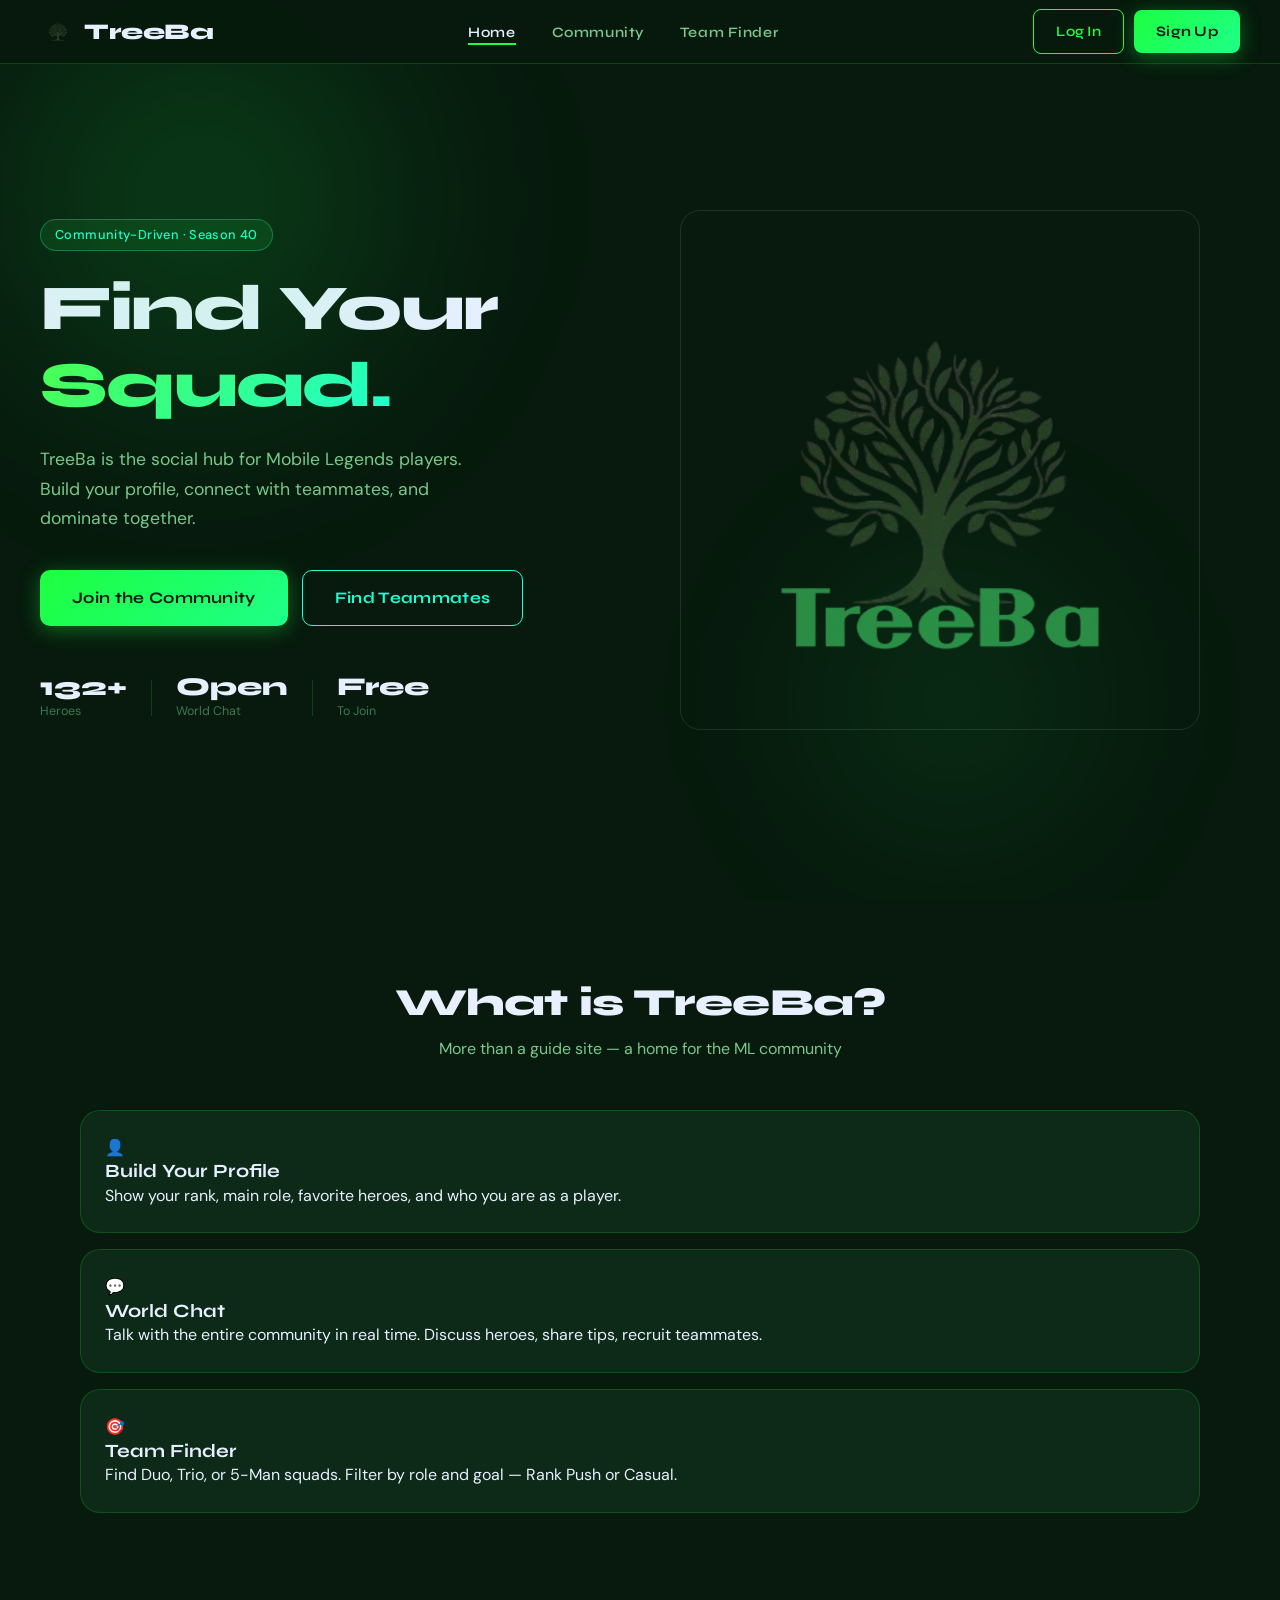
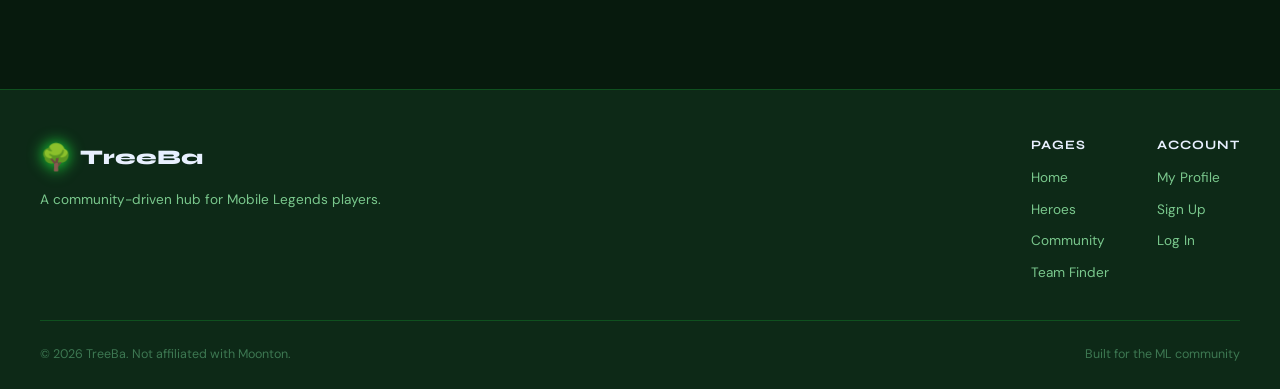
<file: index.html>
<!DOCTYPE html>
<html lang="en">
<head>
  <meta charset="UTF-8" />
  <meta name="viewport" content="width=device-width, initial-scale=1.0" />
  <title>TreeBa — ML Community Hub</title>
  <link rel="stylesheet" href="css/main.css" />
  <link rel="preconnect" href="https://fonts.googleapis.com">
  <link href="https://fonts.googleapis.com/css2?family=Syne:wght@400;600;700;800&family=DM+Sans:ital,wght@0,300;0,400;0,500;1,300&display=swap" rel="stylesheet">
</head>
<body>

  <!-- NAV -->

  <nav class="navbar">
    <a href="index.html" class="nav-logo">
      <img src="images/TreeBa.png" alt="TreeBa Logo" class="nav-logo-img" onerror="this.style.display='none'">
      TreeBa
    </a>
    <ul class="nav-links">
      <li><a href="index.html" class="active">Home</a></li>
      <li><a href="pages/community.html">Community</a></li>
      <li><a href="pages/teamfinder.html">Team Finder</a></li>
    </ul>
    <div class="nav-actions">
      <a href="pages/login.html" class="btn-ghost">Log In</a>
      <a href="pages/register.html" class="btn-primary">Sign Up</a>
    </div>
  </nav>

  <!-- HERO SECTION -->
  <section class="hero-section">
    <div class="hero-bg-orb orb1"></div>
    <div class="hero-bg-orb orb2"></div>
    <div class="hero-content">
      <div class="hero-text">
        <span class="hero-badge"> Community-Driven · Season 40</span>
        <h1>Find Your<br /><span class="gradient-text">Squad.</span></h1>
        <p class="hero-sub">TreeBa is the social hub for Mobile Legends players. Build your profile, connect with teammates, and dominate together.</p>
        <div class="hero-ctas">
          <a href="pages/register.html" class="btn-primary large">Join the Community</a>
          <a href="pages/teamfinder.html" class="btn-outline large">Find Teammates</a>
        </div>
        <div class="hero-stats">
          <div class="stat"><span class="stat-num">132+</span><span class="stat-label">Heroes</span></div>
          <div class="stat-divider"></div>
          <div class="stat"><span class="stat-num">Open</span><span class="stat-label">World Chat</span></div>
          <div class="stat-divider"></div>
          <div class="stat"><span class="stat-num">Free</span><span class="stat-label">To Join</span></div>
        </div>
      </div>
      <div class="hero-big-image">
        <img src="images/Untitled_design__1_-removebg-preview.png" alt="ML Hero" />
      </div>
    </div>
  </section>

  <!-- WHAT IS TREEBA -->
<section class="section">
  <div class="section-header">
    <h2>What is TreeBa?</h2>
    <p>More than a guide site — a home for the ML community</p>
  </div>

  <div class="features-grid">
    <div class="profile-section-card feature-card">
      <div class="icon">👤</div>
      <h3>Build Your Profile</h3>
      <p>Show your rank, main role, favorite heroes, and who you are as a player.</p>
    </div>

    <div class="profile-section-card feature-card">
      <div class="icon">💬</div>
      <h3>World Chat</h3>
      <p>Talk with the entire community in real time. Discuss heroes, share tips, recruit teammates.</p>
    </div>

    <div class="profile-section-card feature-card">
      <div class="icon">🎯</div>
      <h3>Team Finder</h3>
      <p>Find Duo, Trio, or 5-Man squads. Filter by role and goal — Rank Push or Casual.</p>
    </div>
  </div>
</section>

  

  <!-- FOOTER -->
  <footer class="footer">
    <div class="footer-top">
      <div class="footer-brand">
        <strong><span class="logo-icon">🌳</span> TreeBa</strong>
        <p>A community-driven hub for Mobile Legends players.</p>
      </div>
      <div class="footer-links">
        <div class="footer-col">
          <h5>Pages</h5>
          <a href="index.html">Home</a>
          <a href="pages/heroes.html">Heroes</a>
          <a href="pages/community.html">Community</a>
          <a href="pages/teamfinder.html">Team Finder</a>
        </div>
        <div class="footer-col">
          <h5>Account</h5>
          <a href="pages/profile.html">My Profile</a>
          <a href="pages/register.html">Sign Up</a>
          <a href="pages/login.html">Log In</a>
        </div>
      </div>
    </div>
    <div class="footer-bottom">
      <span>© 2026 TreeBa. Not affiliated with Moonton.</span>
      <span>Built for the ML community </span>
    </div>
  </footer>

  <script src="js/main.js"></script>
</body>
</html>
</file>
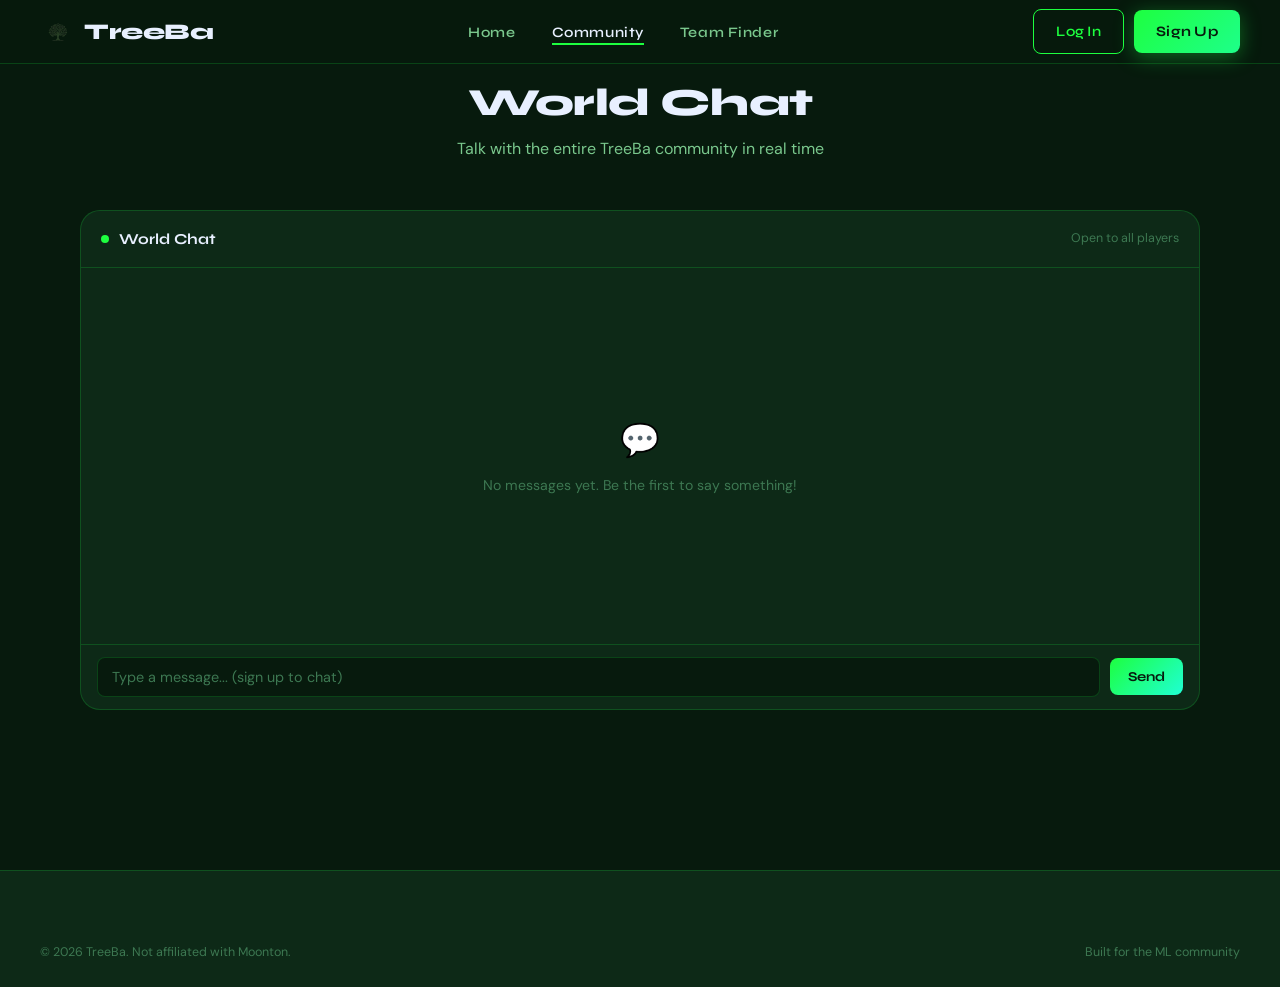
<file: pages/community.html>
<!DOCTYPE html>
<html lang="en">
<head>
  <meta charset="UTF-8" />
  <meta name="viewport" content="width=device-width, initial-scale=1.0" />
  <title>Community — TreeBa</title>
  <link rel="stylesheet" href="../css/main.css" />
  <link rel="preconnect" href="https://fonts.googleapis.com">
  <link href="https://fonts.googleapis.com/css2?family=Syne:wght@400;600;700;800&family=DM+Sans:ital,wght@0,300;0,400;0,500;1,300&display=swap" rel="stylesheet">
</head>
<body>

  <!-- NAVBAR -->
  <nav class="navbar">
    <a href="../index.html" class="nav-logo">
      <img src="../images/TreeBa.png" alt="TreeBa Logo" class="nav-logo-img">
      TreeBa
    </a>

    <!-- MOBILE MENU BUTTON -->

    <ul class="nav-links">
      <li><a href="../index.html">Home</a></li>
      <li><a href="community.html" class="active">Community</a></li>
      <li><a href="teamfinder.html">Team Finder</a></li>
    </ul>

    <div class="nav-actions">
      <a href="login.html" class="btn-ghost">Log In</a>
      <a href="register.html" class="btn-primary">Sign Up</a>
    </div>
  </nav>

  <!-- CHAT SECTION -->
  <section class="section chat-section page-top">
    <div class="section-header">
      <h2>World Chat</h2>
      <p>Talk with the entire TreeBa community in real time</p>
    </div>

    <div class="chat-box">
      <div class="chat-header">
        <div class="chat-live-dot"></div>
        <span>World Chat</span>
        <small>Open to all players</small>
      </div>

      <div class="chat-messages" id="chatMessages">
        <div class="chat-empty">
          <span>💬</span>
          <p>No messages yet. Be the first to say something!</p>
        </div>
      </div>

      <div class="chat-input-row">
        <input
          type="text"
          id="chatInput"
          class="chat-input"
          placeholder="Type a message... (sign up to chat)"
          maxlength="200"
        />
        <button class="chat-send-btn" id="chatSend">Send</button>
      </div>
    </div>
  </section>

  <!-- FOOTER -->
  <footer class="footer">
    <div class="footer-bottom">
      <span>© 2026 TreeBa. Not affiliated with Moonton.</span>
      <span>Built for the ML community</span>
    </div>
  </footer>

  <script src="../js/main.js"></script>
</body>
</html>
</file>
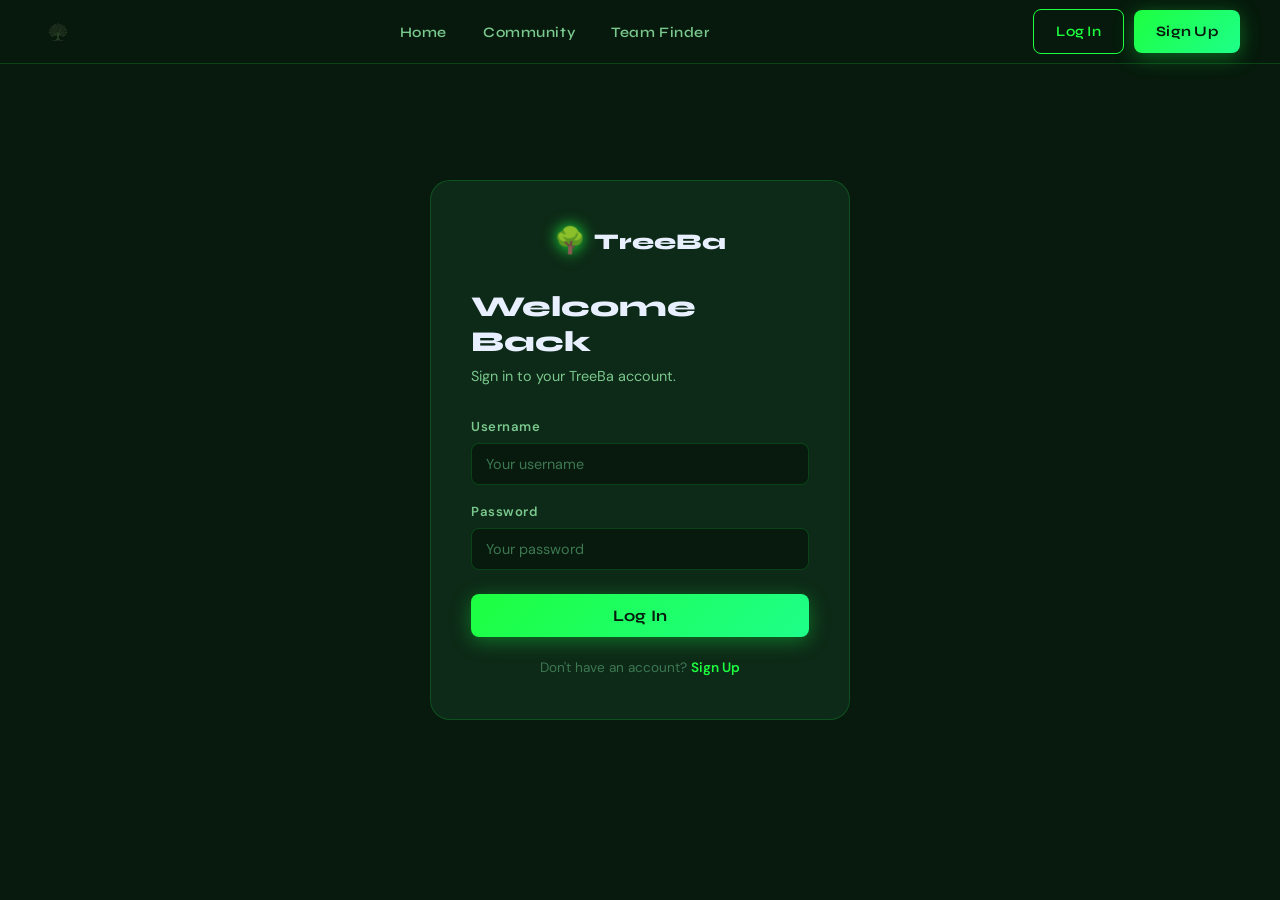
<file: pages/login.html>
<!DOCTYPE html>
<html lang="en">
<head>
  <meta charset="UTF-8" />
  <meta name="viewport" content="width=device-width, initial-scale=1.0" />
  <title>Log In — TreeBa</title>
  <link rel="stylesheet" href="../css/main.css" />
  <link rel="preconnect" href="https://fonts.googleapis.com">
  <link href="https://fonts.googleapis.com/css2?family=Syne:wght@400;600;700;800&family=DM+Sans:ital,wght@0,300;0,400;0,500;1,300&display=swap" rel="stylesheet">
</head>
<body>

  <nav class="navbar">
    <a href="../index.html" class="nav-logo">
      <img src="../images/TreeBa.png" alt="TreeBa Logo" class="nav-logo-img">
    </a>
    <ul class="nav-links">
      <li><a href="../index.html">Home</a></li>
      <li><a href="community.html">Community</a></li>
      <li><a href="teamfinder.html">Team Finder</a></li>
    </ul>
    <div class="nav-actions">
      <a href="login.html" class="btn-ghost">Log In</a>
      <a href="register.html" class="btn-primary">Sign Up</a>
    </div>
  </nav>

  <div class="auth-page">
    <div class="auth-card">
      <div class="auth-logo">
        <span class="logo-icon">🌳</span> TreeBa
      </div>
      <h2>Welcome Back</h2>
      <p>Sign in to your TreeBa account.</p>

      <form id="loginForm">
        <div class="form-group">
          <label>Username</label>
          <input type="text" name="username" class="form-input" placeholder="Your username" required />
        </div>
        <div class="form-group">
          <label>Password</label>
          <input type="password" name="password" class="form-input" placeholder="Your password" required />
        </div>
        <button type="submit" class="btn-primary form-submit">Log In</button>
      </form>

      <div class="auth-footer">
        Don't have an account? <a href="register.html">Sign Up</a>
      </div>
    </div>
  </div>

  <script src="../js/main.js"></script>
</body>
</html>
</file>
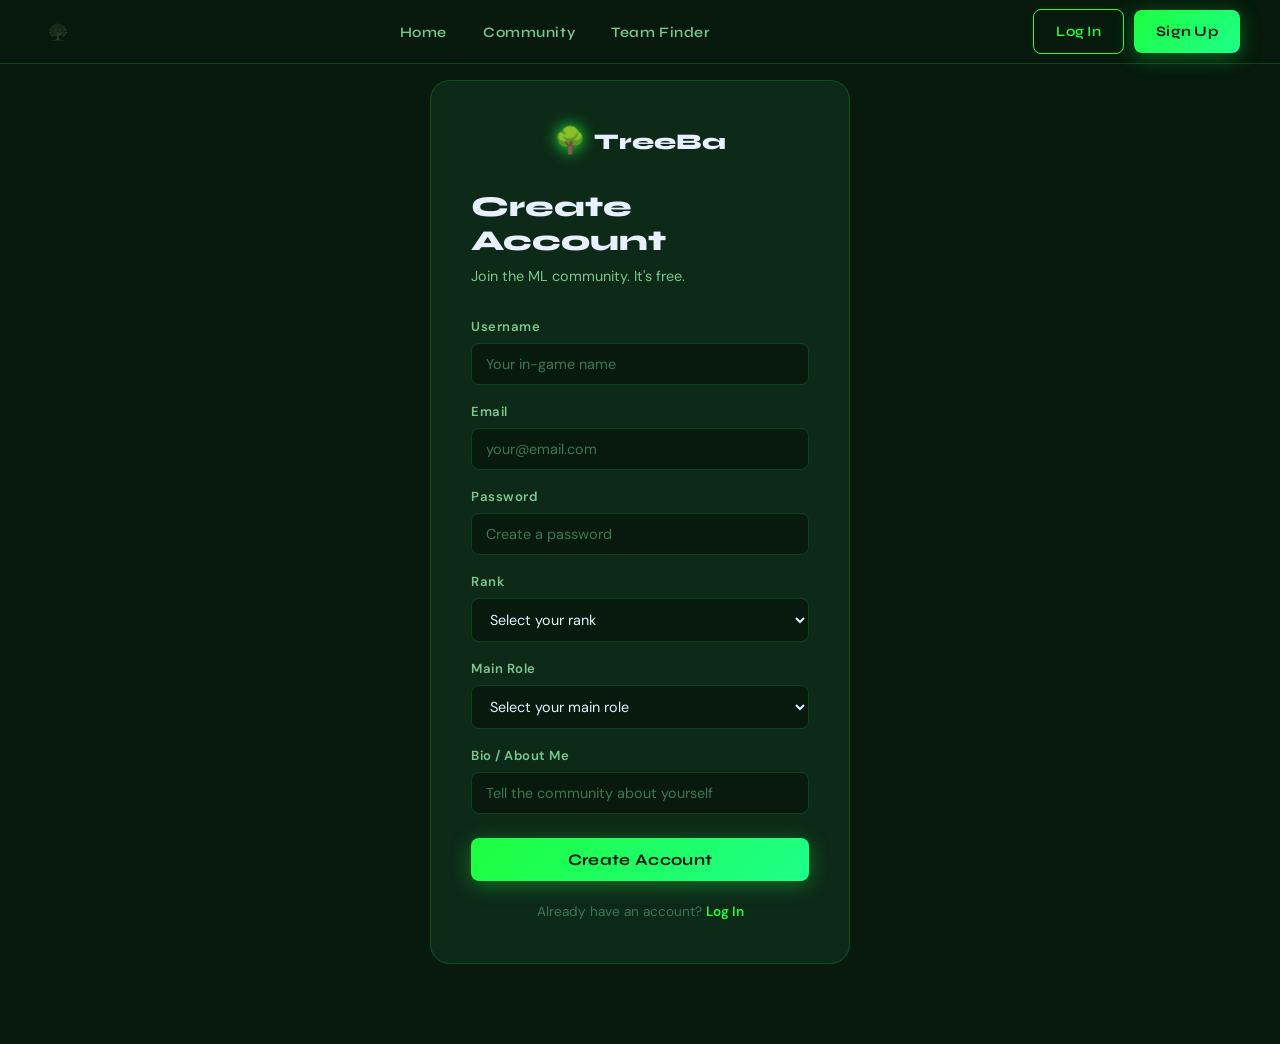
<file: pages/register.html>
<!DOCTYPE html>
<html lang="en">
<head>
  <meta charset="UTF-8" />
  <meta name="viewport" content="width=device-width, initial-scale=1.0" />
  <title>Sign Up — TreeBa</title>
  <link rel="stylesheet" href="../css/main.css" />
  <link rel="preconnect" href="https://fonts.googleapis.com">
  <link href="https://fonts.googleapis.com/css2?family=Syne:wght@400;600;700;800&family=DM+Sans:ital,wght@0,300;0,400;0,500;1,300&display=swap" rel="stylesheet">
</head>
<body>

  <nav class="navbar">
    <a href="../index.html" class="nav-logo">
      <img src="../images/TreeBa.png" alt="TreeBa Logo" class="nav-logo-img">
    </a>
    <ul class="nav-links">
      <li><a href="../index.html">Home</a></li>
      <li><a href="community.html">Community</a></li>
      <li><a href="teamfinder.html">Team Finder</a></li>
    </ul>
    <div class="nav-actions">
      <a href="login.html" class="btn-ghost">Log In</a>
      <a href="register.html" class="btn-primary">Sign Up</a>
    </div>
  </nav>

  <div class="auth-page">
    <div class="auth-card">
      <div class="auth-logo">
        <span class="logo-icon">🌳</span> TreeBa
      </div>
      <h2>Create Account</h2>
      <p>Join the ML community. It's free.</p>

      <form id="registerForm">
        <div class="form-group">
          <label>Username</label>
          <input type="text" name="username" class="form-input" placeholder="Your in-game name" required />
        </div>
        <div class="form-group">
          <label>Email</label>
          <input type="email" name="email" class="form-input" placeholder="your@email.com" required />
        </div>
        <div class="form-group">
          <label>Password</label>
          <input type="password" name="password" class="form-input" placeholder="Create a password" required />
        </div>
        <div class="form-group">
          <label>Rank</label>
          <select name="rank" class="form-input">
            <option value="">Select your rank</option>
            <option>Warrior</option>
            <option>Elite</option>
            <option>Master</option>
            <option>Grandmaster</option>
            <option>Epic</option>
            <option>Legend</option>
            <option>Mythic</option>
            <option>Mythical Honor</option>
            <option>Mythical Glory</option>
            <option> Mythical Immortal</option>
          </select>
        </div>
        <div class="form-group">
          <label>Main Role</label>
          <select name="role" class="form-input">
            <option value="">Select your main role</option>
            <option>EXP Lane</option>
            <option>Gold Lane</option>
            <option>Roam</option>
            <option>Mid Lane</option>
            <option>Jungle</option>
            <option>Multi-role</option>
          </select>
        </div>
        <div class="form-group">
          <label>Bio / About Me</label>
          <input type="text" name="bio" class="form-input" placeholder="Tell the community about yourself" />
        </div>
        <button type="submit" class="btn-primary form-submit">Create Account</button>
      </form>

      <div class="auth-footer">
        Already have an account? <a href="login.html">Log In</a>
      </div>
    </div>
  </div>

  <script src="../js/main.js"></script>
</body>
</html>
</file>
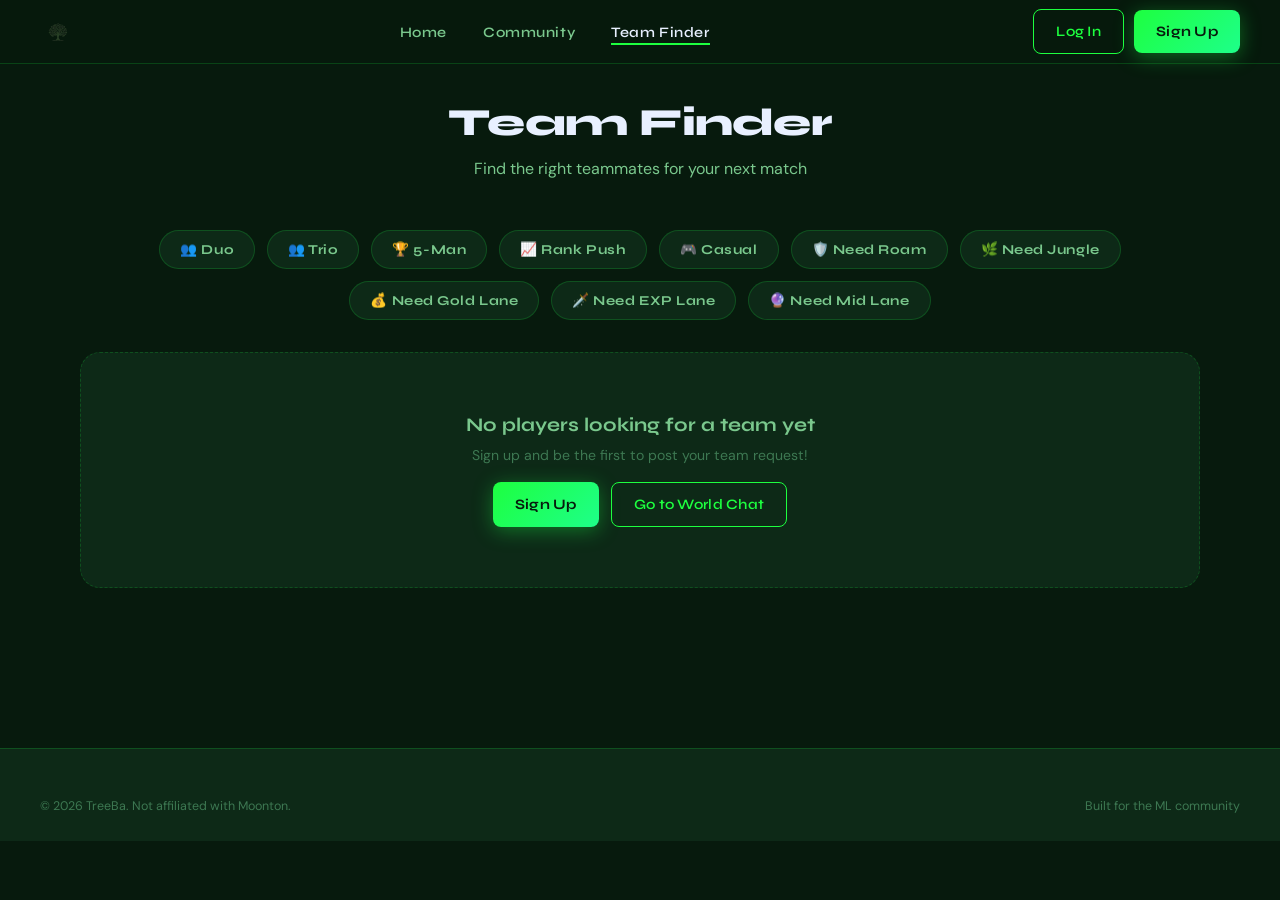
<file: pages/teamfinder.html>
<!DOCTYPE html>
<html lang="en">
<head>
  <meta charset="UTF-8" />
  <meta name="viewport" content="width=device-width, initial-scale=1.0" />
  <title>Team Finder — TreeBa</title>
  <link rel="stylesheet" href="../css/main.css" />
  <link rel="preconnect" href="https://fonts.googleapis.com">
  <link href="https://fonts.googleapis.com/css2?family=Syne:wght@400;600;700;800&family=DM+Sans:ital,wght@0,300;0,400;0,500;1,300&display=swap" rel="stylesheet">
</head>
<body>

  <nav class="navbar">
    <a href="../index.html" class="nav-logo">
     <img src="../images/TreeBa.png" alt="TreeBa Logo" class="nav-logo-img">
    </a>
    <ul class="nav-links">
      <li><a href="../index.html">Home</a></li>
      <li><a href="community.html">Community</a></li>
      <li><a href="teamfinder.html" class="active">Team Finder</a></li>
    </ul>
    <div class="nav-actions">
      <a href="login.html" class="btn-ghost">Log In</a>
      <a href="register.html" class="btn-primary">Sign Up</a>
    </div>
  </nav>

  <div class="section team-finder-section" style="padding-top:100px;">
    <div class="section-header">
      <h2> Team Finder</h2>
      <p>Find the right teammates for your next match</p>
    </div>

    <!-- Filter Buttons -->
    <div class="team-buttons">
      <button class="team-btn">👥 Duo</button>
      <button class="team-btn">👥 Trio</button>
      <button class="team-btn">🏆 5-Man</button>
      <button class="team-btn">📈 Rank Push</button>
      <button class="team-btn">🎮 Casual</button>
      <button class="team-btn">🛡️ Need Roam</button>
      <button class="team-btn">🌿 Need Jungle</button>
      <button class="team-btn">💰 Need Gold Lane</button>
      <button class="team-btn">🗡️ Need EXP Lane</button>
      <button class="team-btn">🔮 Need Mid Lane</button>
    </div>

    <!-- Empty State — no players yet -->
    <div class="empty-state">
      <h3>No players looking for a team yet</h3>
      <p>Sign up and be the first to post your team request!</p>
      <div style="margin-top:16px;display:flex;gap:12px;justify-content:center;">
        <a href="register.html" class="btn-primary">Sign Up</a>
        <a href="community.html" class="btn-ghost">Go to World Chat</a>
      </div>
    </div>

  </div>

  <footer class="footer">
    <div class="footer-bottom" style="max-width:1200px;margin:0 auto;">
      <span>© 2026 TreeBa. Not affiliated with Moonton.</span>
      <span>Built for the ML community </span>
    </div>
  </footer>

  <script src="../js/main.js"></script>
</body>
</html>
</file>
<file: css/main.css>
/* ============================================
   TreeBa — Main Stylesheet
   Theme: Dark Green Gaming Community
============================================ */

:root {
  --primary: #1dff3f;
  --primary-dark: #1c862a;
  --primary-light: #4dff4d;
  --accent: #1fffd4;
  --accent-green: #22e5a0;
  --accent-dim: #0fa87a;
  --bg: #071a0d;
  --bg-card: #0d2917;
  --bg-card2: #0a1f12;
  --border: rgba(26, 255, 68, 0.18);
  --border-bright: rgba(26, 255, 76, 0.4);
  --text: #e8f0ff;
  --text-muted: #7ac88d;
  --text-dim: #3d7852;
  --glow: 0 0 40px rgba(26, 255, 83, 0.25);
  --glow-green: 0 0 30px rgba(31, 255, 212, 0.2);
  --radius: 12px;
  --radius-lg: 20px;
}

*, *::before, *::after { box-sizing: border-box; margin: 0; padding: 0; }
html { scroll-behavior: smooth; }
body {
  font-family: 'DM Sans', sans-serif;
  background: var(--bg);
  color: var(--text);
  overflow-x: hidden;
  line-height: 1.6;
}
h1, h2, h3, h4, h5 { font-family: 'Syne', sans-serif; line-height: 1.2; }
a { text-decoration: none; color: inherit; }
img { max-width: 100%; }

/* ---- BUTTONS ---- */
.btn-primary {
  display: inline-flex; align-items: center; gap: 6px;
  background: linear-gradient(135deg, var(--primary), #1fffd4 200%);
  color: #071a0d; font-family: 'Syne', sans-serif; font-weight: 700;
  font-size: 0.9rem; padding: 10px 22px; border-radius: 8px;
  border: none; cursor: pointer; transition: all 0.2s;
  box-shadow: 0 4px 20px rgba(26, 255, 72, 0.35); letter-spacing: 0.02em;
}
.btn-primary:hover {
  transform: translateY(-2px);
  box-shadow: 0 8px 30px rgba(26, 255, 79, 0.5);
  background: linear-gradient(135deg, var(--primary-light), #1fffd4 180%);
}
.btn-primary.large { padding: 14px 32px; font-size: 1rem; border-radius: 10px; }
.btn-primary.small { padding: 6px 14px; font-size: 0.8rem; }

.btn-ghost {
  display: inline-flex; align-items: center; gap: 6px;
  background: transparent; color: var(--primary);
  font-family: 'Syne', sans-serif; font-weight: 600;
  font-size: 0.9rem; padding: 10px 22px; border-radius: 8px;
  border: 1px solid var(--primary); cursor: pointer; transition: all 0.2s;
  letter-spacing: 0.02em;
}
.btn-ghost:hover {
  color: var(--text); border-color: var(--border-bright);
  background: rgba(26, 255, 133, 0.08);
}
.btn-ghost.large { padding: 14px 32px; font-size: 1rem; border-radius: 10px; }
.btn-ghost.small { padding: 6px 14px; font-size: 0.8rem; }

.btn-outline {
  display: inline-flex; align-items: center; gap: 6px;
  background: transparent; color: var(--accent);
  font-family: 'Syne', sans-serif; font-weight: 700;
  font-size: 0.9rem; padding: 10px 22px; border-radius: 8px;
  border: 1.5px solid var(--accent); cursor: pointer; transition: all 0.2s;
  letter-spacing: 0.02em;
}
.btn-outline:hover {
  background: rgba(31, 255, 212, 0.08);
  box-shadow: 0 0 20px rgba(31, 255, 139, 0.2);
}
.btn-outline.large { padding: 14px 32px; font-size: 1rem; border-radius: 10px; }

/* ---- NAVBAR ---- */
.navbar {
  position: fixed; top: 0; left: 0; right: 0; z-index: 100;
  display: flex; align-items: center; justify-content: space-between;
  padding: 0 40px; height: 64px;
  background: rgba(7, 26, 13, 0.95);
  backdrop-filter: blur(20px);
  border-bottom: 1px solid var(--border);
}
.nav-logo {
  font-family: 'Syne', sans-serif; font-weight: 800; font-size: 1.4rem;
  color: var(--text); display: flex; align-items: center; gap: 8px;
  letter-spacing: -0.02em;
}
.nav-logo-img { height: 36px; width: auto; object-fit: contain; }
.logo-icon { font-size: 1.6rem; color: var(--primary); filter: drop-shadow(0 0 8px var(--primary)); }
.nav-links { display: flex; list-style: none; gap: 36px; }
.nav-links a {
  font-family: 'Syne', sans-serif; font-weight: 600; font-size: 0.9rem;
  color: var(--text-muted); letter-spacing: 0.04em; transition: color 0.2s; position: relative;
}
.nav-links a::after {
  content: ''; position: absolute; bottom: -4px; left: 0; right: 0;
  height: 2px; background: var(--primary); transform: scaleX(0); transition: transform 0.2s;
}
.nav-links a.active, .nav-links a:hover { color: var(--text); }
.nav-links a.active::after, .nav-links a:hover::after { transform: scaleX(1); }
.nav-actions { display: flex; align-items: center; gap: 10px; }

/* ---- HERO SECTION ---- */
.hero-section {
  min-height: 100vh; display: flex; align-items: center;
  padding: 100px 40px 60px; position: relative; overflow: hidden;
}
.hero-bg-orb { position: absolute; border-radius: 50%; filter: blur(80px); pointer-events: none; }
.orb1 {
  width: 600px; height: 600px;
  background: radial-gradient(circle, rgba(26, 255, 91, 0.18) 0%, transparent 70%);
  top: -100px; left: -100px; animation: float 8s ease-in-out infinite;
}
.orb2 {
  width: 400px; height: 400px;
  background: radial-gradient(circle, rgba(31, 255, 106, 0.12) 0%, transparent 70%);
  bottom: 0; right: 10%; animation: float 10s ease-in-out infinite reverse;
}
@keyframes float { 0%, 100% { transform: translateY(0); } 50% { transform: translateY(-30px); } }

.hero-content {
  max-width: 1200px; margin: 0 auto;
  display: grid; grid-template-columns: 1fr 1fr; gap: 80px;
  align-items: center; width: 100%;
}
.hero-badge {
  display: inline-block; background: rgba(31, 255, 80, 0.1);
  border: 1px solid rgba(31, 255, 212, 0.3); color: var(--accent);
  font-size: 0.8rem; font-weight: 500; padding: 5px 14px; border-radius: 30px;
  margin-bottom: 20px; letter-spacing: 0.03em;
}
.hero-text h1 {
  font-size: clamp(2.8rem, 5vw, 4.5rem); font-weight: 800; color: var(--text);
  letter-spacing: -0.03em; margin-bottom: 20px;
}
.gradient-text {
  background: linear-gradient(135deg, var(--primary-light), var(--accent));
  -webkit-background-clip: text; -webkit-text-fill-color: transparent; background-clip: text;
}
.hero-sub { font-size: 1.1rem; color: var(--text-muted); max-width: 440px; margin-bottom: 36px; line-height: 1.7; }
.hero-ctas { display: flex; gap: 14px; margin-bottom: 48px; flex-wrap: wrap; }
.hero-stats { display: flex; align-items: center; gap: 24px; }
.stat { display: flex; flex-direction: column; }
.stat-num { font-family: 'Syne', sans-serif; font-size: 1.6rem; font-weight: 800; color: var(--text); line-height: 1; }
.stat-label { font-size: 0.78rem; color: var(--text-dim); margin-top: 2px; }
.stat-divider { width: 1px; height: 36px; background: var(--border); }
.hero-big-image { width: 100%; max-width: 520px; border-radius: 20px; overflow: hidden; border: 1px solid rgba(255,255,255,0.1); }
.hero-big-image img { width: 100%; height: 100%; object-fit: cover; display: block; }

/* ---- SECTIONS ---- */
.section { padding: 80px 40px; max-width: 1200px; margin: 0 auto; }
.section-header { text-align: center; margin-bottom: 48px; }
.section-header h2 { font-size: clamp(1.8rem, 3vw, 2.6rem); font-weight: 800; letter-spacing: -0.02em; margin-bottom: 10px; }
.section-header p { color: var(--text-muted); font-size: 1rem; }
.section-cta { text-align: center; margin-top: 40px; }

/* ---- PROFILES SECTION ---- */
.profiles-section { max-width: 1200px; margin: 0 auto; }
.profiles-grid { display: grid; grid-template-columns: repeat(3, 1fr); gap: 24px; }
.profile-card {
  background: var(--bg-card); border: 1px solid var(--border); border-radius: var(--radius-lg);
  padding: 28px 24px; display: flex; flex-direction: column; align-items: center;
  text-align: center; gap: 12px; position: relative; transition: all 0.25s;
}
.profile-card:hover { border-color: var(--border-bright); box-shadow: var(--glow); transform: translateY(-4px); }
.profile-card.featured {
  border-color: rgba(31, 255, 212, 0.4);
  background: linear-gradient(135deg, rgba(26, 111, 255, 0.08), rgba(31, 255, 212, 0.05));
  box-shadow: var(--glow-green);
}
.featured-label {
  position: absolute; top: -12px; left: 50%; transform: translateX(-50%);
  background: linear-gradient(135deg, var(--primary), var(--accent));
  color: #071a0d; font-size: 0.72rem; font-weight: 700; padding: 3px 14px;
  border-radius: 20px; white-space: nowrap; letter-spacing: 0.04em;
}
.profile-avatar {
  width: 64px; height: 64px; border-radius: 50%;
  display: flex; align-items: center; justify-content: center;
  font-family: 'Syne', sans-serif; font-weight: 800; font-size: 1.3rem;
  color: #fff; border: 2px solid var(--border);
}
.pa1 { background: linear-gradient(135deg, #1a6fff, #0099cc); }
.pa2 { background: linear-gradient(135deg, #1fffd4, #1a6fff); color: #070d1a; }
.pa3 { background: linear-gradient(135deg, #22e5a0, #1a6fff); }
.profile-name { font-family: 'Syne', sans-serif; font-weight: 700; font-size: 1.05rem; }
.profile-rank { font-size: 0.78rem; font-weight: 600; padding: 3px 12px; border-radius: 20px; letter-spacing: 0.04em; }
.rank-mythic { background: rgba(255, 215, 0, 0.12); color: #ffd700; border: 1px solid rgba(255, 215, 0, 0.3); }
.rank-legend { background: rgba(26, 111, 255, 0.12); color: var(--primary-light); border: 1px solid var(--border); }
.rank-epic { background: rgba(138, 43, 226, 0.12); color: #bb7bff; border: 1px solid rgba(138, 43, 226, 0.3); }
.profile-heroes { display: flex; gap: 6px; flex-wrap: wrap; justify-content: center; }
.hero-tag { background: rgba(26, 111, 255, 0.1); color: var(--primary-light); border: 1px solid var(--border); font-size: 0.72rem; padding: 3px 10px; border-radius: 20px; }
.profile-tips { font-size: 0.8rem; color: var(--text-dim); }

/* ---- HEROES SECTION ---- */
.heroes-section { max-width: 1200px; margin: 0 auto; }
.heroes-carousel { display: grid; grid-template-columns: repeat(4, 1fr); gap: 20px; }
.hero-knowledge-card {
  background: var(--bg-card); border: 1px solid var(--border); border-radius: var(--radius-lg);
  padding: 0; display: flex; flex-direction: column; overflow: hidden; transition: all 0.25s;
}
.hero-knowledge-card:hover { border-color: var(--border-bright); box-shadow: var(--glow); transform: translateY(-4px); }
.hkc-hero-img { width: 100%; height: 160px; object-fit: cover; object-position: top; display: block; }
.hkc-body { padding: 16px; display: flex; flex-direction: column; gap: 8px; flex: 1; }
.hkc-role {
  display: inline-block; font-size: 0.7rem; font-weight: 700; padding: 3px 10px;
  border-radius: 20px; letter-spacing: 0.06em; align-self: flex-start; text-transform: uppercase;
}
.hkc-role.mage { background: rgba(0, 255, 76, 0.12); color: #4daaff; border: 1px solid rgba(0, 149, 255, 0.3); }
.hkc-role.fighter { background: rgba(255, 100, 50, 0.12); color: #ff8c6e; border: 1px solid rgba(255, 100, 50, 0.3); }
.hkc-role.assassin { background: rgba(156, 226, 43, 0.12); color: #cc88ff; border: 1px solid rgba(138, 43, 226, 0.3); }
.hkc-role.tank { background: rgba(31, 255, 212, 0.1); color: var(--accent); border: 1px solid rgba(31, 255, 212, 0.3); }
.hero-knowledge-card h3 { font-size: 1.1rem; font-weight: 700; letter-spacing: -0.01em; }
.hero-knowledge-card p { font-size: 0.85rem; color: var(--text-muted); line-height: 1.6; flex: 1; }
.hkc-meta { display: flex; gap: 12px; font-size: 0.75rem; color: var(--text-dim); padding-top: 8px; border-top: 1px solid var(--border); }

/* ---- DISCUSSION / FEED ---- */
.discussion-section { max-width: 1200px; margin: 0 auto; }
.feed { display: flex; flex-direction: column; gap: 16px; }
.feed-post {
  background: var(--bg-card); border: 1px solid var(--border); border-radius: var(--radius-lg);
  padding: 24px; display: flex; gap: 20px; transition: all 0.25s;
}
.feed-post:hover { border-color: var(--border-bright); box-shadow: var(--glow); }
.feed-vote { display: flex; flex-direction: column; align-items: center; gap: 6px; min-width: 40px; }
.vote-btn { background: none; border: none; color: var(--text-dim); cursor: pointer; font-size: 0.9rem; padding: 4px; border-radius: 4px; transition: all 0.15s; }
.vote-btn:hover { color: var(--accent); background: rgba(31, 255, 212, 0.08); }
.feed-vote span { font-family: 'Syne', sans-serif; font-weight: 700; font-size: 1rem; color: var(--text); }
.feed-body { flex: 1; }
.feed-tags { display: flex; gap: 8px; margin-bottom: 10px; }
.tag { font-size: 0.7rem; font-weight: 700; padding: 2px 10px; border-radius: 20px; letter-spacing: 0.04em; text-transform: uppercase; }
.tag.mage { background: rgba(0, 157, 255, 0.12); color: #4daaff; border: 1px solid rgba(0, 149, 255, 0.3); }
.tag.fighter { background: rgba(255, 100, 50, 0.12); color: #ff8c6e; border: 1px solid rgba(255, 100, 50, 0.3); }
.tag.assassin { background: rgba(138, 43, 226, 0.12); color: #cc88ff; border: 1px solid rgba(138, 43, 226, 0.3); }
.tag.tip { background: rgba(31, 255, 212, 0.08); color: var(--accent); border: 1px solid rgba(31, 255, 212, 0.25); }
.tag.combo { background: rgba(26, 111, 255, 0.08); color: var(--primary-light); border: 1px solid var(--border); }
.tag.build { background: rgba(255, 215, 0, 0.08); color: #ffd700; border: 1px solid rgba(255, 215, 0, 0.2); }
.feed-body h4 { font-size: 1.05rem; font-weight: 700; margin-bottom: 8px; letter-spacing: -0.01em; }
.feed-body p { font-size: 0.88rem; color: var(--text-muted); line-height: 1.6; margin-bottom: 12px; }
.feed-meta { display: flex; gap: 18px; font-size: 0.78rem; color: var(--text-dim); flex-wrap: wrap; }
.feed-author { color: var(--text-muted); }

/* ---- TEAM FINDER ---- */
.team-finder-section { max-width: 1200px; margin: 0 auto; }
.team-buttons { display: flex; flex-wrap: wrap; gap: 12px; justify-content: center; margin-bottom: 32px; }
.team-btn {
  padding: 10px 20px; border-radius: 30px; font-family: 'Syne', sans-serif;
  font-weight: 700; font-size: 0.85rem; cursor: pointer; transition: all 0.2s;
  border: 1.5px solid var(--border); background: var(--bg-card); color: var(--text-muted);
  letter-spacing: 0.04em;
}
.team-btn:hover, .team-btn.active {
  border-color: var(--primary); color: var(--primary);
  background: rgba(29, 255, 63, 0.08); box-shadow: 0 0 16px rgba(29, 255, 63, 0.15);
}
.empty-state {
  text-align: center; padding: 60px 20px;
  background: var(--bg-card); border: 1px dashed var(--border); border-radius: var(--radius-lg);
}
.empty-state h3 { font-size: 1.2rem; color: var(--text-muted); margin-bottom: 8px; }
.empty-state p { font-size: 0.88rem; color: var(--text-dim); }

/* ---- WORLD CHAT ---- */
.chat-section { max-width: 1200px; margin: 0 auto; }
.chat-box {
  background: var(--bg-card); border: 1px solid var(--border); border-radius: var(--radius-lg);
  display: flex; flex-direction: column; height: 500px; overflow: hidden;
}
.chat-header {
  padding: 16px 20px; border-bottom: 1px solid var(--border);
  display: flex; align-items: center; gap: 10px;
}
.chat-live-dot { width: 8px; height: 8px; border-radius: 50%; background: var(--primary); animation: pulse 2s infinite; }
@keyframes pulse { 0%, 100% { opacity: 1; } 50% { opacity: 0.3; } }
.chat-header span { font-family: 'Syne', sans-serif; font-weight: 700; font-size: 0.95rem; }
.chat-header small { color: var(--text-dim); font-size: 0.78rem; margin-left: auto; }
.chat-messages { flex: 1; overflow-y: auto; padding: 16px 20px; display: flex; flex-direction: column; gap: 12px; }
.chat-messages::-webkit-scrollbar { width: 4px; }
.chat-messages::-webkit-scrollbar-thumb { background: var(--border-bright); border-radius: 2px; }
.chat-empty { display: flex; flex-direction: column; align-items: center; justify-content: center; height: 100%; gap: 8px; }
.chat-empty span { font-size: 2rem; }
.chat-empty p { color: var(--text-dim); font-size: 0.88rem; }
.chat-msg { display: flex; gap: 10px; align-items: flex-start; }
.chat-msg-avatar {
  width: 32px; height: 32px; border-radius: 50%; flex-shrink: 0;
  display: flex; align-items: center; justify-content: center;
  font-family: 'Syne', sans-serif; font-weight: 700; font-size: 0.75rem; color: #fff;
}
.chat-msg-body { flex: 1; }
.chat-msg-name { font-family: 'Syne', sans-serif; font-weight: 700; font-size: 0.82rem; color: var(--primary); margin-bottom: 2px; }
.chat-msg-name span { font-weight: 400; color: var(--text-dim); font-family: 'DM Sans', sans-serif; margin-left: 6px; font-size: 0.75rem; }
.chat-msg-text { font-size: 0.88rem; color: var(--text-muted); line-height: 1.5; }
.chat-input-row {
  padding: 12px 16px; border-top: 1px solid var(--border);
  display: flex; gap: 10px; align-items: center;
}
.chat-input {
  flex: 1; background: var(--bg); border: 1px solid var(--border); border-radius: 8px;
  padding: 10px 14px; color: var(--text); font-family: 'DM Sans', sans-serif; font-size: 0.9rem;
  outline: none; transition: border-color 0.2s;
}
.chat-input:focus { border-color: var(--border-bright); }
.chat-input::placeholder { color: var(--text-dim); }
.chat-send-btn {
  background: linear-gradient(135deg, var(--primary), var(--accent));
  border: none; border-radius: 8px; padding: 10px 18px; cursor: pointer;
  color: #071a0d; font-family: 'Syne', sans-serif; font-weight: 700; font-size: 0.85rem;
  transition: all 0.2s;
}
.chat-send-btn:hover { transform: translateY(-1px); box-shadow: var(--glow); }

/* ---- FORMS ---- */
.auth-page { min-height: 100vh; display: flex; align-items: center; justify-content: center; padding: 80px 20px; }
.auth-card {
  background: var(--bg-card); border: 1px solid var(--border); border-radius: var(--radius-lg);
  padding: 40px; width: 100%; max-width: 420px;
}
.auth-card h2 { font-size: 1.8rem; font-weight: 800; margin-bottom: 6px; }
.auth-card p { color: var(--text-muted); font-size: 0.9rem; margin-bottom: 28px; }
.form-group { display: flex; flex-direction: column; gap: 6px; margin-bottom: 16px; }
.form-group label { font-size: 0.82rem; font-weight: 600; color: var(--text-muted); letter-spacing: 0.04em; }
.form-input {
  background: var(--bg); border: 1px solid var(--border); border-radius: 8px;
  padding: 11px 14px; color: var(--text); font-family: 'DM Sans', sans-serif; font-size: 0.9rem;
  outline: none; transition: border-color 0.2s; width: 100%;
}
.form-input:focus { border-color: var(--primary); box-shadow: 0 0 0 3px rgba(29, 255, 63, 0.1); }
.form-input::placeholder { color: var(--text-dim); }
select.form-input { cursor: pointer; }
select.form-input option { background: var(--bg-card); }
.form-submit { width: 100%; margin-top: 8px; justify-content: center; font-size: 1rem; padding: 12px; }
.auth-footer { text-align: center; margin-top: 20px; font-size: 0.85rem; color: var(--text-dim); }
.auth-footer a { color: var(--primary); font-weight: 600; }
.auth-logo { display: flex; align-items: center; gap: 8px; justify-content: center; margin-bottom: 28px; font-family: 'Syne', sans-serif; font-weight: 800; font-size: 1.4rem; }

/* ---- PROFILE PAGE ---- */
.profile-page { max-width: 900px; margin: 0 auto; padding: 100px 40px 60px; }
.profile-header-card {
  background: var(--bg-card); border: 1px solid var(--border); border-radius: var(--radius-lg);
  padding: 36px; display: flex; gap: 28px; align-items: flex-start; margin-bottom: 24px;
}
.profile-big-avatar {
  width: 90px; height: 90px; border-radius: 50%; flex-shrink: 0;
  display: flex; align-items: center; justify-content: center;
  font-family: 'Syne', sans-serif; font-weight: 800; font-size: 2rem;
  color: #fff; border: 3px solid var(--primary);
  background: linear-gradient(135deg, #1a6fff, #22e5a0);
}
.profile-info { flex: 1; }
.profile-info h2 { font-size: 1.6rem; font-weight: 800; margin-bottom: 6px; }
.profile-meta { display: flex; gap: 10px; flex-wrap: wrap; margin-bottom: 12px; }
.profile-rank-container, .profile-role-container { display: flex; align-items: center; gap: 6px; }
.edit-btn {
  background: none; border: none; color: var(--text-dim); cursor: pointer;
  font-size: 0.7rem; padding: 2px; border-radius: 4px; transition: all 0.2s;
  opacity: 0.7;
}
.edit-btn:hover { color: var(--primary); opacity: 1; background: rgba(30, 255, 100, 0.1); }
.profile-bio { font-size: 0.9rem; color: var(--text-muted); line-height: 1.6; }
.online-dot { display: inline-block; width: 8px; height: 8px; border-radius: 50%; background: var(--primary); margin-right: 4px; animation: pulse 2s infinite; }
.profile-actions { display: flex; gap: 10px; margin-top: 16px; }
.profile-section-card {
  background: var(--bg-card); border: 1px solid var(--border); border-radius: var(--radius-lg);
  padding: 24px; margin-bottom: 16px;
}
.profile-section-card h4 { font-size: 0.8rem; font-weight: 700; color: var(--text-dim); letter-spacing: 0.08em; text-transform: uppercase; margin-bottom: 14px; }

/* ---- FOOTER ---- */
.footer { background: var(--bg-card); border-top: 1px solid var(--border); padding: 48px 40px 24px; margin-top: 80px; }
.footer-top { max-width: 1200px; margin: 0 auto; display: flex; gap: 60px; padding-bottom: 36px; border-bottom: 1px solid var(--border); flex-wrap: wrap; }
.footer-brand { flex: 1; min-width: 200px; }
.footer-brand strong { font-family: 'Syne', sans-serif; font-size: 1.3rem; font-weight: 800; display: flex; align-items: center; gap: 8px; margin-bottom: 10px; }
.footer-brand p { font-size: 0.85rem; color: var(--text-muted); line-height: 1.6; }
.footer-links { display: flex; gap: 48px; flex-wrap: wrap; }
.footer-col { display: flex; flex-direction: column; gap: 10px; }
.footer-col h5 { font-family: 'Syne', sans-serif; font-size: 0.8rem; font-weight: 700; color: var(--text); letter-spacing: 0.08em; text-transform: uppercase; margin-bottom: 4px; }
.footer-col a { font-size: 0.85rem; color: var(--text-muted); transition: color 0.2s; }
.footer-col a:hover { color: var(--accent); }
.footer-bottom { max-width: 1200px; margin: 24px auto 0; display: flex; justify-content: space-between; font-size: 0.78rem; color: var(--text-dim); flex-wrap: wrap; gap: 10px; }

/* ---- SCROLLBAR ---- */
::-webkit-scrollbar { width: 6px; }
::-webkit-scrollbar-track { background: var(--bg); }
::-webkit-scrollbar-thumb { background: var(--border-bright); border-radius: 3px; }

/* ---- RESPONSIVE ---- */
@media (max-width: 1024px) {
  .heroes-carousel { grid-template-columns: repeat(2, 1fr); }
  .hero-content { grid-template-columns: 1fr; }
  .hero-big-image { display: none; }
}

@media (max-width: 768px) {
  .navbar { padding: 0 16px; height: 56px; }
  .nav-links { display: none; }
  .nav-actions { gap: 6px; }
  .btn-primary.small, .btn-ghost.small { padding: 4px 10px; font-size: 0.75rem; }
  .section { padding: 40px 16px; }
  .profiles-grid { grid-template-columns: 1fr; }
  .heroes-carousel { grid-template-columns: 1fr; }
  .footer-top { flex-direction: column; gap: 32px; }
  .footer-links { gap: 28px; }
  
  /* Profile Page Mobile */
  .profile-page { padding: 80px 16px 40px; }
  .profile-header-card { flex-direction: column; padding: 20px; gap: 16px; align-items: center; text-align: center; }
  .profile-info { text-align: center; }
  .profile-info h2 { font-size: 1.3rem; }
  .profile-meta { justify-content: center; }
  .profile-rank-container, .profile-role-container { gap: 4px; }
  .edit-btn { font-size: 0.6rem; padding: 1px; }
  .profile-actions { flex-wrap: wrap; justify-content: center; }
  .profile-section-card { padding: 16px; margin-bottom: 12px; }
  
  /* Hero Picker Mobile */
  #heroGrid { gap: 8px; }
}

@media (max-width: 576px) {
  body { font-size: 15px; }
  .navbar { padding: 0 12px; height: 52px; }
  .nav-logo-img { height: 28px; }
  .nav-actions { gap: 4px; }
  .btn-primary, .btn-ghost, .btn-outline { padding: 8px 14px; font-size: 0.8rem; }
  .btn-primary.small, .btn-ghost.small { padding: 3px 8px; font-size: 0.7rem; }
  
  .hero-section { padding: 70px 16px 40px; }
  .hero-text h1 { font-size: clamp(1.8rem, 4vw, 2.5rem); }
  .hero-sub { font-size: 0.95rem; }
  
  .section { padding: 30px 16px; }
  .section-header h2 { font-size: clamp(1.4rem, 2.5vw, 2rem); }
  
  .profile-page { padding: 70px 12px 30px; max-width: 100%; }
  .profile-header-card { padding: 14px; gap: 12px; }
  .profile-big-avatar { width: 70px; height: 70px; font-size: 1.8rem; }
  .profile-info h2 { font-size: 1.15rem; }
  .profile-info p { font-size: 0.8rem; }
  
  .profile-section-card { padding: 12px; }
  .profile-section-card h4 { font-size: 0.7rem; margin-bottom: 10px; }
  
  /* Hero Picker for mobile */
  #heroGrid { max-width: 100%; overflow-x: auto; -webkit-overflow-scrolling: touch; }
  
  /* Profile Actions Stack */
  .profile-actions { gap: 6px; }
  .profile-actions a { flex: 1; min-width: 120px; text-align: center; }
  
  .auth-card { padding: 24px; }
  .auth-card h2 { font-size: 1.4rem; }
  .form-submit { font-size: 0.9rem; }
  
  .chat-box { height: 400px; }
  .empty-state { padding: 40px 16px; }
  .empty-state h3 { font-size: 1rem; }
  
  .feed-post { padding: 14px; gap: 12px; flex-direction: column; }
  .feed-vote { flex-direction: row; gap: 4px; min-width: auto; }
  
  .hero-knowledge-card { }
  .hkc-hero-img { height: 120px; }
  .hkc-body { padding: 12px; gap: 6px; }
  .hero-knowledge-card h3 { font-size: 0.95rem; }
  .hero-knowledge-card p { font-size: 0.8rem; }
}

@media (max-width: 480px) {
  .navbar { padding: 0 10px; }
  .nav-logo { font-size: 1.1rem; }
  .nav-logo-img { height: 24px; }
  
  .btn-primary, .btn-ghost { padding: 6px 12px; font-size: 0.75rem; }
  
  .profile-page { padding: 60px 10px 20px; }
  .profile-header-card { padding: 10px; gap: 8px; }
  .profile-big-avatar { width: 60px; height: 60px; font-size: 1.5rem; border-width: 2px; }
  .profile-info h2 { font-size: 1rem; margin-bottom: 4px; }
  .profile-meta { gap: 6px; margin-bottom: 8px; }  .profile-rank-container, .profile-role-container { gap: 2px; }
  .edit-btn { font-size: 0.5rem; padding: 0; }  .profile-rank-container, .profile-role-container { gap: 3px; }
  .edit-btn { font-size: 0.55rem; padding: 1px; }
  .profile-bio { font-size: 0.75rem; }
  
  .profile-section-card { padding: 10px; margin-bottom: 8px; }
  
  .auth-page { padding: 60px 12px; }
  .auth-card { padding: 16px; }
  .auth-card h2 { font-size: 1.2rem; margin-bottom: 4px; }
  .auth-card p { font-size: 0.8rem; margin-bottom: 16px; }
  
  .form-group { margin-bottom: 12px; gap: 4px; }
  .form-group label { font-size: 0.75rem; }
  .form-input { padding: 8px 10px; font-size: 0.85rem; }
  
  .chat-box { height: 350px; }
  .chat-header { padding: 12px 14px; }
  .chat-messages { padding: 12px 14px; gap: 8px; }
  .chat-input-row { padding: 8px 12px; gap: 6px; }
  .chat-input { padding: 6px 10px; font-size: 0.85rem; }
  
  .empty-state { padding: 30px 12px; }
  .empty-state h3 { font-size: 0.95rem; margin-bottom: 4px; }
  .empty-state p { font-size: 0.75rem; }
}
</file>
